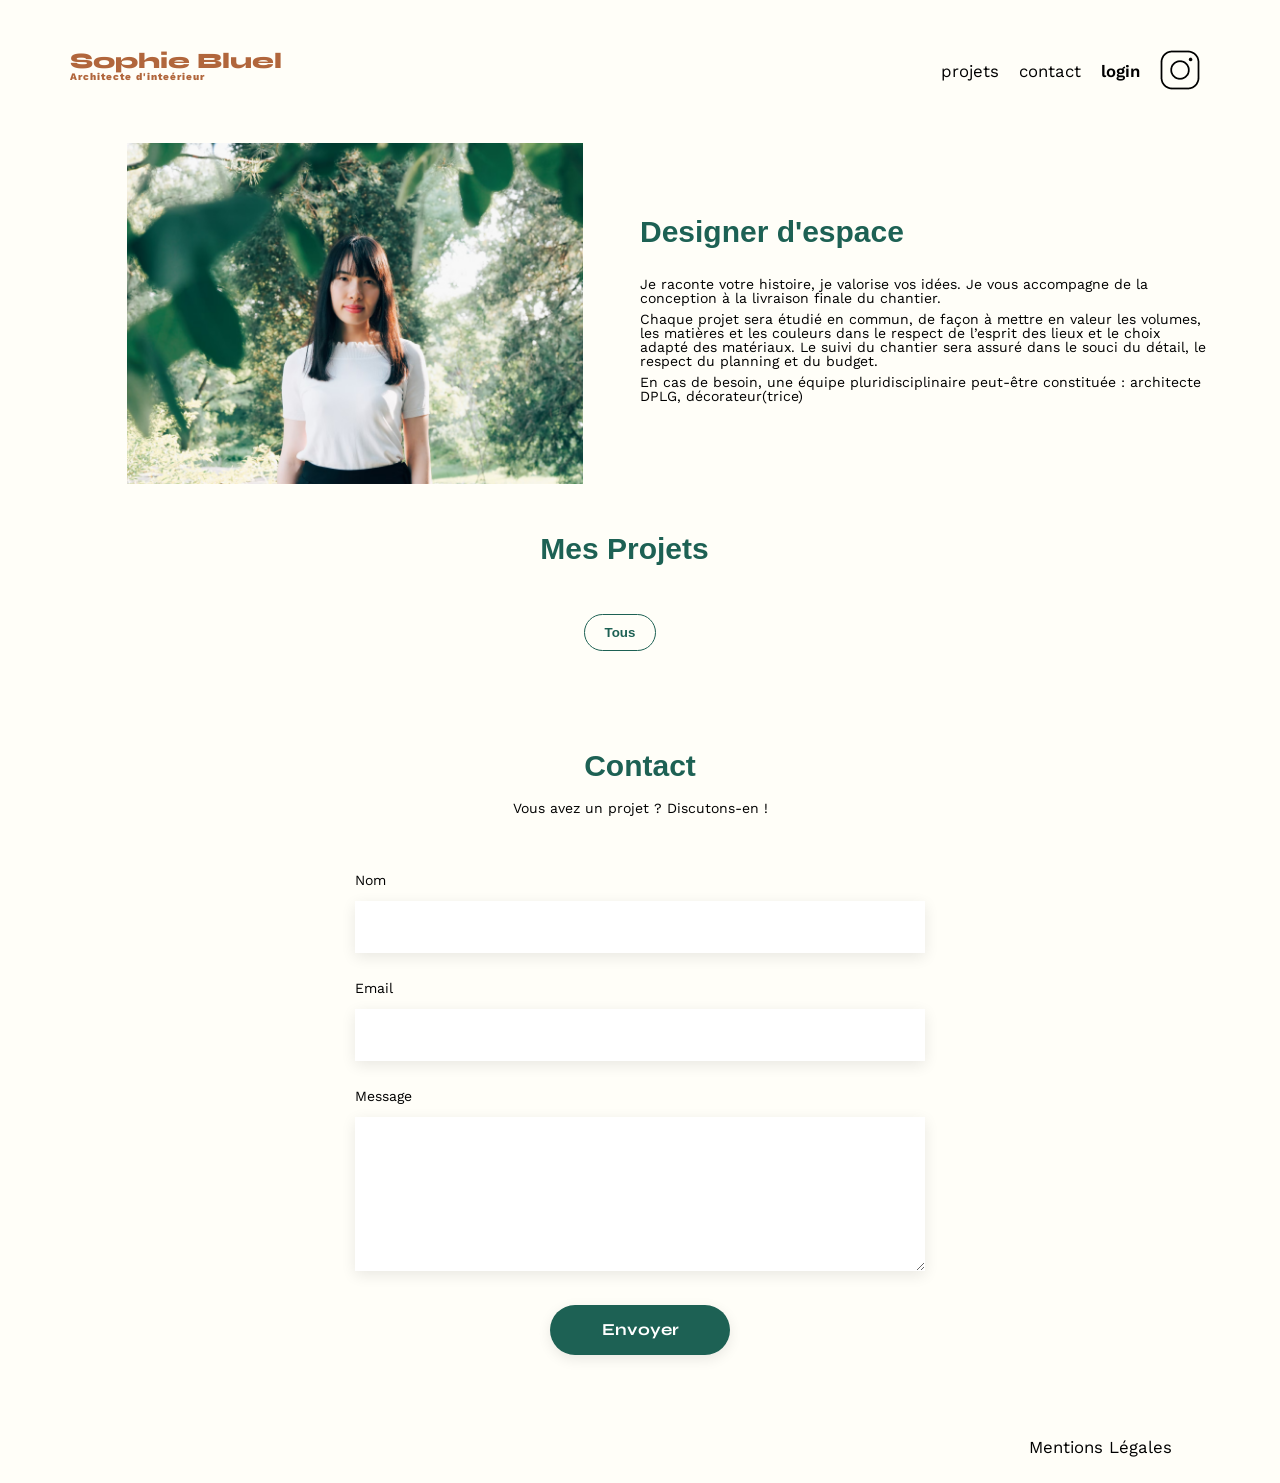
<file: FrontEnd/index.html>
<!DOCTYPE html>
<html lang="fr">
<head>
	<meta charset="UTF-8">
	<title>Sophie Bluel - Architecte d'intérieur</title>
	<meta name="viewport" content="width=device-width, initial-scale=1.0">
	<link rel="preconnect" href="https://fonts.googleapis.com">
	<link rel="preconnect" href="https://fonts.gstatic.com" crossorigin>
	<link href="https://fonts.googleapis.com/css2?family=Syne:wght@700;800&family=Work+Sans&display=swap" rel="stylesheet">
	<meta name="description" content="">
	<link rel="stylesheet" href="./assets/style.css">
	<link
      rel="stylesheet"
      href="https://cdnjs.cloudflare.com/ajax/libs/font-awesome/6.2.1/css/all.min.css"
      integrity="sha512-MV7K8+y+gLIBoVD59lQIYicR65iaqukzvf/nwasF0nqhPay5w/9lJmVM2hMDcnK1OnMGCdVK+iQrJ7lzPJQd1w=="
      crossorigin="anonymous"
      referrerpolicy="no-referrer">
	<script defer src="assets/index.js"></script>
</head>
<body>

	<div class="mode_edition">
		<i class="fa-regular fa-pen-to-square"></i>
		<p>Mode édition</p>
	</div>
	
<header>
	

	<h1>Sophie Bluel <span>Architecte d'inteérieur</span></h1>
	<nav>
		<ul>
			<li><a href="#portfolio">projets</a></li>
			<li><a href="#contact">contact</a></li>
			<li>
				<a class="login" href="connexion.html">login</a>
				<a class="logout" href="#">logout</a>
			</li>
			<li><img src="./assets/icons/instagram.png" alt="Instagram"></li>
		</ul>
	</nav>
</header>
<main>
	<section id="introduction">
		<figure>
			<img src="./assets/images/sophie-bluel.png" alt="">
		</figure>
		<article>
			<h2>Designer d'espace</h2>
			<p>Je raconte votre histoire, je valorise vos idées. Je vous accompagne de la conception à la livraison finale du chantier.</p>
			<p>Chaque projet sera étudié en commun, de façon à mettre en valeur les volumes, les matières et les couleurs dans le respect de l’esprit des lieux et le choix adapté des matériaux. Le suivi du chantier sera assuré dans le souci du détail, le respect du planning et du budget.</p>
			<p>En cas de besoin, une équipe pluridisciplinaire peut-être constituée : architecte DPLG, décorateur(trice)</p>
		</article>
	</section>

	<section id="portfolio">
		<div class="head_portfolio">
			<h2>Mes Projets</h2> 
			<i id="logo_modif" class="fa-regular fa-pen-to-square"></i>
			<a href="#modale" class="js-modale">Modifier</a>
		</div>
		
		
<!-- aria-hidden="true" -->
		<aside id="modale" class="modal hidden"  role="dialog">
			<div class="modal_wrapper js-stop-modale">
				<button class="js-close-modale"><i class="fa-solid fa-xmark"></i></button>
				<h1 class="title_modale">Galerie photo</h1>
				<hr>
				<button id="btn_photo"><a href="#modale_2" class="js-modale2">Ajouter une photo</a></button>
			</div>
		</aside>



	<!-------------MODALE NUMERO 2 --------------->
		<aside id="modale_2" class="modal_2 hidden"  role="dialog" >
			<div class="modal_wrapper_2 js-stop-modale_2">
				<button class="return-modal-1"><i class="fa-solid fa-arrow-left"></i></button>
				<button class="js-close-modale_2"><i class="fa-solid fa-xmark"></i></button>
				<h1 class="title_modale_2">Ajout photo</h1>
				
				
				<form enctype="multipart/form-data" class="form_modale_2" action="" method="POST" >
					<section id="ajout-photo-modal">
						
						<div id="icon-photo">
							<i class="fa-regular fa-image"></i>
						</div>

							<label for="file" class="label_file"><p>+ ajouter une photo</p></label>
							<input id="file" type="file" class="btn-ajout-photo" onchange="affichageImage()">
							<div id="previewImageContainer"></div>
						
						<p class="taille-img">jpg, png : 4mo max</p>
					</section>
					<label for="title" >Titre</label>
					<input type="text" name="title" id="title" required>
					<label for="categories">Catégorie</label>
					
					<hr>
				<button type="submit" class="btn_valider">Valider</button>
				</form>

				<div id="erreur2"><p>ATTENTION! erreur lors de l'envoie</p></div>
			</div>
		</aside>




	</section>
	<section id="contact">
		<h2>Contact</h2>
		<p>Vous avez un projet ? Discutons-en !</p>
		<form action="#" method="post">
			<label for="name">Nom</label>
			<input type="text" name="name" id="name">
			<label for="email">Email</label>
			<input type="email" name="email" id="email">
			<label for="message">Message</label>
			<textarea name="message" id="message" cols="30" rows="10"></textarea>
			<input type="submit" value="Envoyer">
		</form>
	</section>
</main>

<footer>
	<nav>
		<ul>
			<li>Mentions Légales</li>
		</ul>
	</nav>
</footer>



</body>
</html>
</file>
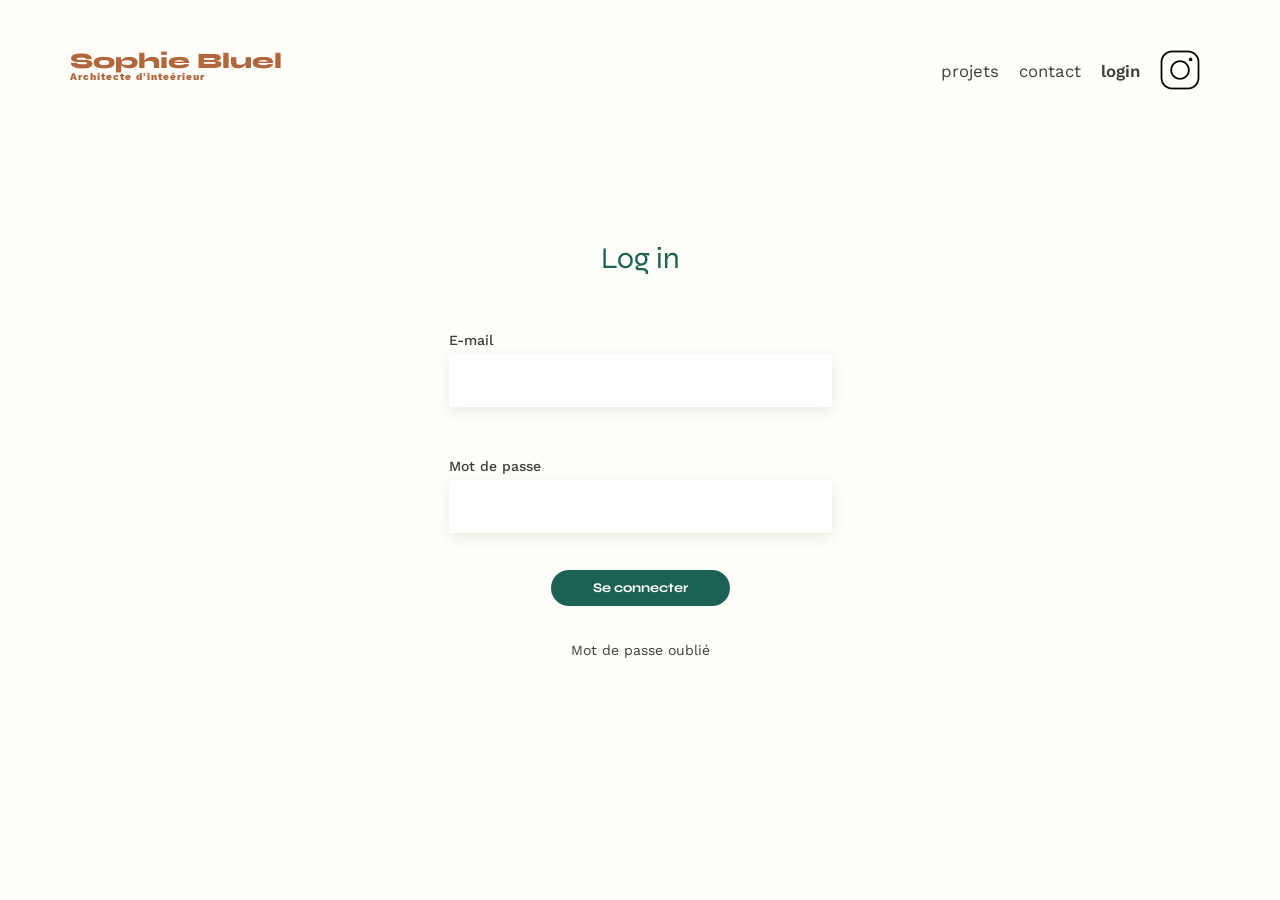
<file: FrontEnd/connexion.html>
<!DOCTYPE html>
<html lang="fr">
<head>
    <meta charset="UTF-8">
    <meta name="viewport" content="width=device-width, initial-scale=1.0">
    <link rel="preconnect" href="https://fonts.googleapis.com">
	<link rel="preconnect" href="https://fonts.gstatic.com" crossorigin>
	<link href="https://fonts.googleapis.com/css2?family=Syne:wght@700;800&family=Work+Sans&display=swap" rel="stylesheet">
	<link rel="stylesheet" href="./assets/connexion.css">
    <title>Sophie Bluel - Architecte d'intérieur</title>
    <link
      rel="stylesheet"
      href="https://cdnjs.cloudflare.com/ajax/libs/font-awesome/6.2.1/css/all.min.css"
      integrity="sha512-MV7K8+y+gLIBoVD59lQIYicR65iaqukzvf/nwasF0nqhPay5w/9lJmVM2hMDcnK1OnMGCdVK+iQrJ7lzPJQd1w=="
      crossorigin="anonymous"
      referrerpolicy="no-referrer">
	<script defer src="assets/login.js"></script>
</head>
<body>
        <header>
            <h1>Sophie Bluel <span>Architecte d'inteérieur</span></h1>
            <nav>
                <ul>
                    <li><a href="index.html">projets</a></li>
                    <li><a href="#">contact</a></li>
                    <li><a href="#">login</a></li>
                    <li><img src="./assets/icons/instagram.png" alt="Instagram"></li>
                </ul>
            </nav>
        </header>
        
        <main>
            <h1>Log in</h1>

            <form action="">
                <div class="email">
                    <label for="mail">E-mail</label>
                    <input id="email_JS" type="email" id="mail" name="email">
                    <div class="input_error"></div>
                </div>

                <div class="mot_de_passe">
                    <label for="password">Mot de passe</label>
                    <input id="password_JS" type="password" id="password" name="mot_de_passe">
                    
                </div>


                <input id="submit_JS" type="submit" value="Se connecter">
            </form>
            
            <a href="#">Mot de passe oublié</a>

            <div id="erreur"><p>L'identifiant ou le mot de passe sont incorrect</p></div>
            
        </main>
        
</body>
</html>
</file>
<file: FrontEnd/assets/style.css>
/* http://meyerweb.com/eric/tools/css/reset/
   v2.0 | 20110126
   License: none (public domain)
*/

html,
body,
div,
span,
applet,
object,
iframe,
h1,
h2,
h3,
h4,
h5,
h6,
p,
blockquote,
pre,
a,
abbr,
acronym,
address,
big,
cite,
code,
del,
dfn,
em,
img,
ins,
kbd,
q,
s,
samp,
small,
strike,
strong,
sub,
sup,
tt,
var,
b,
u,
i,
center,
dl,
dt,
dd,
ol,
ul,
li,
fieldset,
form,
label,
legend,
table,
caption,
tbody,
tfoot,
thead,
tr,
th,
td,
article,
aside,
canvas,
details,
embed,
figure,
figcaption,
footer,
header,
hgroup,
menu,
nav,
output,
ruby,
section,
summary,
time,
mark,
audio,
video {
  margin: 0;
  padding: 0;
  border: 0;
  font-size: 100%;
  font: inherit;
  vertical-align: baseline;
}
/* HTML5 display-role reset for older browsers */
article,
aside,
details,
figcaption,
figure,
footer,
header,
hgroup,
menu,
nav,
section {
  display: block;
}
body {
  line-height: 1;
  background: #fffef8;
}
ol,
ul {
  list-style: none;
}
blockquote,
q {
  quotes: none;
}
blockquote:before,
blockquote:after,
q:before,
q:after {
  content: "";
  content: none;
}
table {
  border-collapse: collapse;
  border-spacing: 0;
}
/** end reset css**/
body {
  max-width: 1140px;
  margin: auto;
  font-family: "Work Sans";
  font-size: 14px;
}
header {
  display: flex;
  justify-content: space-between;
  /* margin: 50px 0; */
  flex-wrap: wrap;
}



/* --------------------- */
.mode_edition {
  position: relative;
  display: flex;
  justify-content: center;
  align-items: center;
  height: 59px;
  background-color: black;
  color: white;
  z-index: 222;
  width: 100vw;
  margin-left: calc(-1 * ((100vw - 100%) / 2));
  display: none;
}

.mode_edition > p {
  margin-left: 11.42px;
}


/* --------------------- */


section {
  margin: 50px 0;
}

h1 {
  display: flex;
  flex-direction: column;
  font-family: "Syne";
  font-size: 22px;
  font-weight: 800;
  color: #b1663c;
  margin-top: 50px;
}

h1 > span {
  font-family: "Work Sans";
  font-size: 10px;
  letter-spacing: 0.1em;
}

h2 {
  font-family: "Gill Sans", "Gill Sans MT", Calibri, "Trebuchet MS", sans-serif;
  font-weight: 700;
  font-size: 30px;
  color: #1d6154;
}

nav {
  margin-top: 50px;
}

nav ul {
  display: flex;
  align-items: center;
  list-style-type: none;
}
nav li {
  padding: 0 10px;
  font-size: 1.2em;
}


/* --------------------- */

.logout {
  display: none;
}

a {
  text-decoration: none;
  color: black;
}

a:hover {
  color: #b1663c;
  cursor: pointer;
}

a:nth-child(3) {
  color: black;
  font-weight: 600;
}

/* --------------------- */




#introduction {
  display: flex;
  align-items: center;
}

#introduction figure {
  flex: 1;
}

#introduction img {
  display: block;
  margin: auto;
  width: 80%;
}

#introduction article {
  flex: 1;
}

#introduction h2 {
  margin-bottom: 1em;
}

#introduction p {
  margin-bottom: 0.5em;
}

#portfolio h2 {
  text-align: center;
  margin-right: 31px;
}




/* --------------------- */

.head_portfolio {
  display: flex;
  justify-content: center;
}

.head_portfolio > i {
  width: 15.58px;
  height: 15.58px;
  align-self: end;
  padding-bottom: 3px;
  margin-right: 10.42px;
  /* display: none; */
}

.filter_travaux {
  display: flex;
  justify-content: center;
  margin: 50px 0;
}

.select {
  display: flex;
  align-items: center;
  padding: 0 20px;
  margin-right: 40px;
  border-radius: 60px;
  border: 1px solid #1d6154;
  color: #1d6154;
  height: 37px;
  font-weight: bold;
  background: #fffef8;
}

.select:hover {
  background-color: #1d6154;
  color: white;
}

.gallery {
  width: 100%;
  display: grid;
  grid-template-columns: 1fr 1fr 1fr;
  grid-column-gap: 20px;
  grid-row-gap: 20px;
}

.gallery img {
  width: 100%;
}
/* --------------------- */





#contact {
  width: 50%;
  margin: auto;
}

#contact > * {
  text-align: center;
}

#contact h2 {
  margin-bottom: 20px;
}

#contact form {
  text-align: left;
  margin-top: 30px;
  display: flex;
  flex-direction: column;
}

#contact input {
  height: 50px;
  font-size: 1.2em;
  border: none;
  box-shadow: 0px 4px 14px rgba(0, 0, 0, 0.09);
}

#contact label {
  margin: 2em 0 1em 0;
}

#contact textarea {
  border: none;
  box-shadow: 0px 4px 14px rgba(0, 0, 0, 0.09);
}

input[type="submit"] {
  font-family: "Syne";
  font-weight: 700;
  color: white;
  background-color: #1d6154;
  margin: 2em auto;
  width: 180px;
  text-align: center;
  border-radius: 60px;
}

footer nav ul {
  display: flex;
  justify-content: flex-end;
  margin: 2em;
}




/* --------------------- */

#modale {
  position: fixed;
  top: 0;
  left: 0;
  width: 100%;
  height: 100%;
  background: rgba(0, 0, 0, 0.6);
}

#logo_modif {
  display: none;
}

.title_modale {
  font-size: 26px;
  font-weight: 400;
  font-family: Work Sans;
  color: black;
  margin-top: 60px;
  margin-bottom: 50px;
}

.modal_wrapper,
.modal_wrapper_2 {
  display: flex;
  flex-direction: column;
  align-items: center;
  overflow: auto;
  width: 630px;
  height: 688px;
  background-color: white;
  position: absolute;
  top: 50%;
  left: 50%;
  transform: translate(-50%, -50%);
}

.js-modale {
  align-self: end;
  padding-bottom: 3px;
  display: none;
}

.js-close-modale,
.js-close-modale_2 {
  position: absolute;
  top: 26px;
  right: 30px;
  border: none;
  height: 24px;
  width: 24px;
  cursor: pointer;
}

.fa-xmark{
  filter:invert(1);
}




.modal_galerry {
  position: relative;
  display: grid;
  grid-template-columns: 1fr 1fr 1fr 1fr 1fr;
  grid-column-gap: 10px;
  grid-row-gap: 20px;
}

.modal_galerry img {
  width: 76px;
  height: 102px;
}

hr {
  position: absolute;
  bottom: 119px;
  width: 420px;
}



.modal_wrapper > #btn_photo {
  position: absolute;
  bottom: 54px;
  background-color: #1d6154;
  width: 237px;
  height: 36px;
  border-radius: 50px;
  left: 50%;
  transform: translateX(-50%);
  font-weight: 700;
  font-size: 14px;
  cursor: pointer;
  border: none;
}

#btn_photo > a {
  display: block;
  height: 100%;
  line-height: 33px;
  color: white;
}

#btn_photo > a:hover {
  text-decoration: none;
}

.parent_img {
  position: relative;
}

.parent_img > .fond_noir {
  position: absolute;
  width: 17px;
  height: 17px;
  background-color: black;
  top: 6px;
  right: 5px;
  padding: 0;
  border-radius: 2px;
}

.fa-solid {
  color: white;
  padding-left: 1.4px;
  font-size: 11px;
}

/*************** Modale numero 2 *******************/
#modale_2 {
  position: fixed;
  top: 0;
  left: 0;
  width: 100%;
  height: 100%;
}

.return-modal-1 {
  position: absolute;
  top: 26px;
  left: 30px;
  cursor: pointer;
  height: 21px;
  width: 21px;
  border: none;
  background-color: white;
}

.return-modal-1 > i {
  color: black;
}

#ajout-photo-modal {
  display: flex;
  flex-direction: column;
  justify-content: center;
  align-items: center;
  width: 420px;
  height: 169px;
  border-radius: 3px;
  background: #e8f1f6;
  margin-top: 0px;
  /* display: none; */
}

#icon-photo > i {
  font-size: 76px;
  color: #cbd6dc;
  margin-bottom: 12px;
}

.btn-ajout-photo {
  display: none;
}

.label_file {
  width: 173px;
  height: 36px;
  border: none;
  border-radius: 50px;
  background: #cbd6dc;
  color: #306685;
  cursor: pointer;
  display: flex;
  align-items: center;
  justify-content: center;
}

.taille-img {
  color: #444;
  font-size: 10px;
  padding-top: 7px;
}

.title_modale_2 {
  font-size: 26px;
  font-weight: 400;
  font-family: Work Sans;
  color: black;
  margin-top: 60px;
  margin-bottom: 36px;
}

.form_modale_2 {
  display: flex;
  flex-direction: column;
}

.form_modale_2 > label {
  margin-bottom: 10px;
}

.form_modale_2 > input {
  width: 420px;
  height: 51px;
  background: #fff;
  box-shadow: 0px 4px 14px 0px rgba(0, 0, 0, 0.09);
  border: none;
}

.form_modale_2 > select {
  width: 420px;
  height: 51px;
  background: #fff;
  box-shadow: 0px 4px 14px 0px rgba(0, 0, 0, 0.09);
  border: none;
}

.form_modale_2 > :nth-child(3) {
  margin-bottom: 21px;
}

.btn_valider {
  position: absolute;
  bottom: 55px;
  width: 237px;
  height: 36px;
  border-radius: 50px;
  left: 50%;
  transform: translateX(-50%);
  font-weight: 700;
  font-size: 14px;
  cursor: pointer;
  border: none;
  background: rgba(0, 0, 0, 0.3);
}

.btn_valider > a {
  text-decoration: none;
  display: block;
  height: 100%;
  line-height: 33px;
  color: white;
}

#erreur2 {
  display: none;
  color: red;
  margin-top: 13px;
}

.hidden {
  display: none;
}
</file>
<file: FrontEnd/assets/connexion.css>
html, body, div, span, applet, object, iframe,
h1, h2, h3, h4, h5, h6, p, blockquote, pre,
a, abbr, acronym, address, big, cite, code,
del, dfn, em, img, ins, kbd, q, s, samp,
small, strike, strong, sub, sup, tt, var,
b, u, i, center,
dl, dt, dd, ol, ul, li,
fieldset, form, label, legend,
table, caption, tbody, tfoot, thead, tr, th, td,
article, aside, canvas, details, embed,
figure, figcaption, footer, header, hgroup,
menu, nav, output, ruby, section, summary,
time, mark, audio, video {
	margin: 0;
	padding: 0;
	border: 0;
	font-size: 100%;
	font: inherit;
	vertical-align: baseline;
}
/* HTML5 display-role reset for older browsers */
article, aside, details, figcaption, figure,
footer, header, hgroup, menu, nav, section {
	display: block;
}
body {
	line-height: 1;
	background: #FFFEF8;
}
ol, ul {
	list-style: none;
}
blockquote, q {
	quotes: none;
}
blockquote:before, blockquote:after,
q:before, q:after {
	content: '';
	content: none;
}
table {
	border-collapse: collapse;
	border-spacing: 0;
}
/** end reset css**/
body {
	max-width: 1140px;
	margin:auto;
	font-family: 'Work Sans' ;
	font-size: 14px;
}
header {
	display: flex;
	justify-content: space-between;
	margin: 50px 0
}


h1{
	display: flex;
	flex-direction: column;
	font-family: 'Syne';
	font-size: 22px;
	font-weight: 800;
	color: #B1663C
}

h1 > span {
	font-family: 'Work Sans';
	font-size:10px;
	letter-spacing: 0.1em;
}


nav ul {
	display: flex;
	align-items: center;
	list-style-type: none;

}
nav li {
	padding: 0 10px;
	font-size: 1.2em;
	color: black;
}

a:hover {
	color: #B1663C;
}

li:nth-child(3){
	font-weight: 600;
}

/****Connexion******/

main{
	display: flex;
	align-items: center;
	flex-direction: column;
	margin-top: 150px;
}

main > h1{
	font-weight: normal;
	color: #1D6154;
	font-size: 30px;
}

form{
	display: flex;
	flex-direction: column;
}

form > div{
	display: flex;
	flex-direction: column;
}

form > div > input{
	width: 379px;
	height: 51px;
	background: #FFF;
	box-shadow: 0px 4px 14px 0px rgba(0, 0, 0, 0.09);
	border: none;
}

.email{
	margin-top: 60px;
}

.mot_de_passe{
	margin-top: 52px;
}

form label{
	color: #3D3D3D;
	font-size: 14px;
	font-family: Work Sans;
	font-weight: 500;
	margin-bottom: 7px;
}


input[type="submit"]{
	font-family: 'Syne';
	font-weight: 700;
	color: white;
	background-color: #1D6154;
	margin : 37px auto ;
	width: 179px;
	height: 36px;
	border-radius: 60px ;
	border: none;
	cursor: pointer;
}



a{
	text-decoration: none;
	color: #3D3D3D;
}


#erreur{
	display: none;
	position: absolute;
	top: 545px;
	color: red;
	font-weight: bold;
	font-size: 15px;
}
</file>
